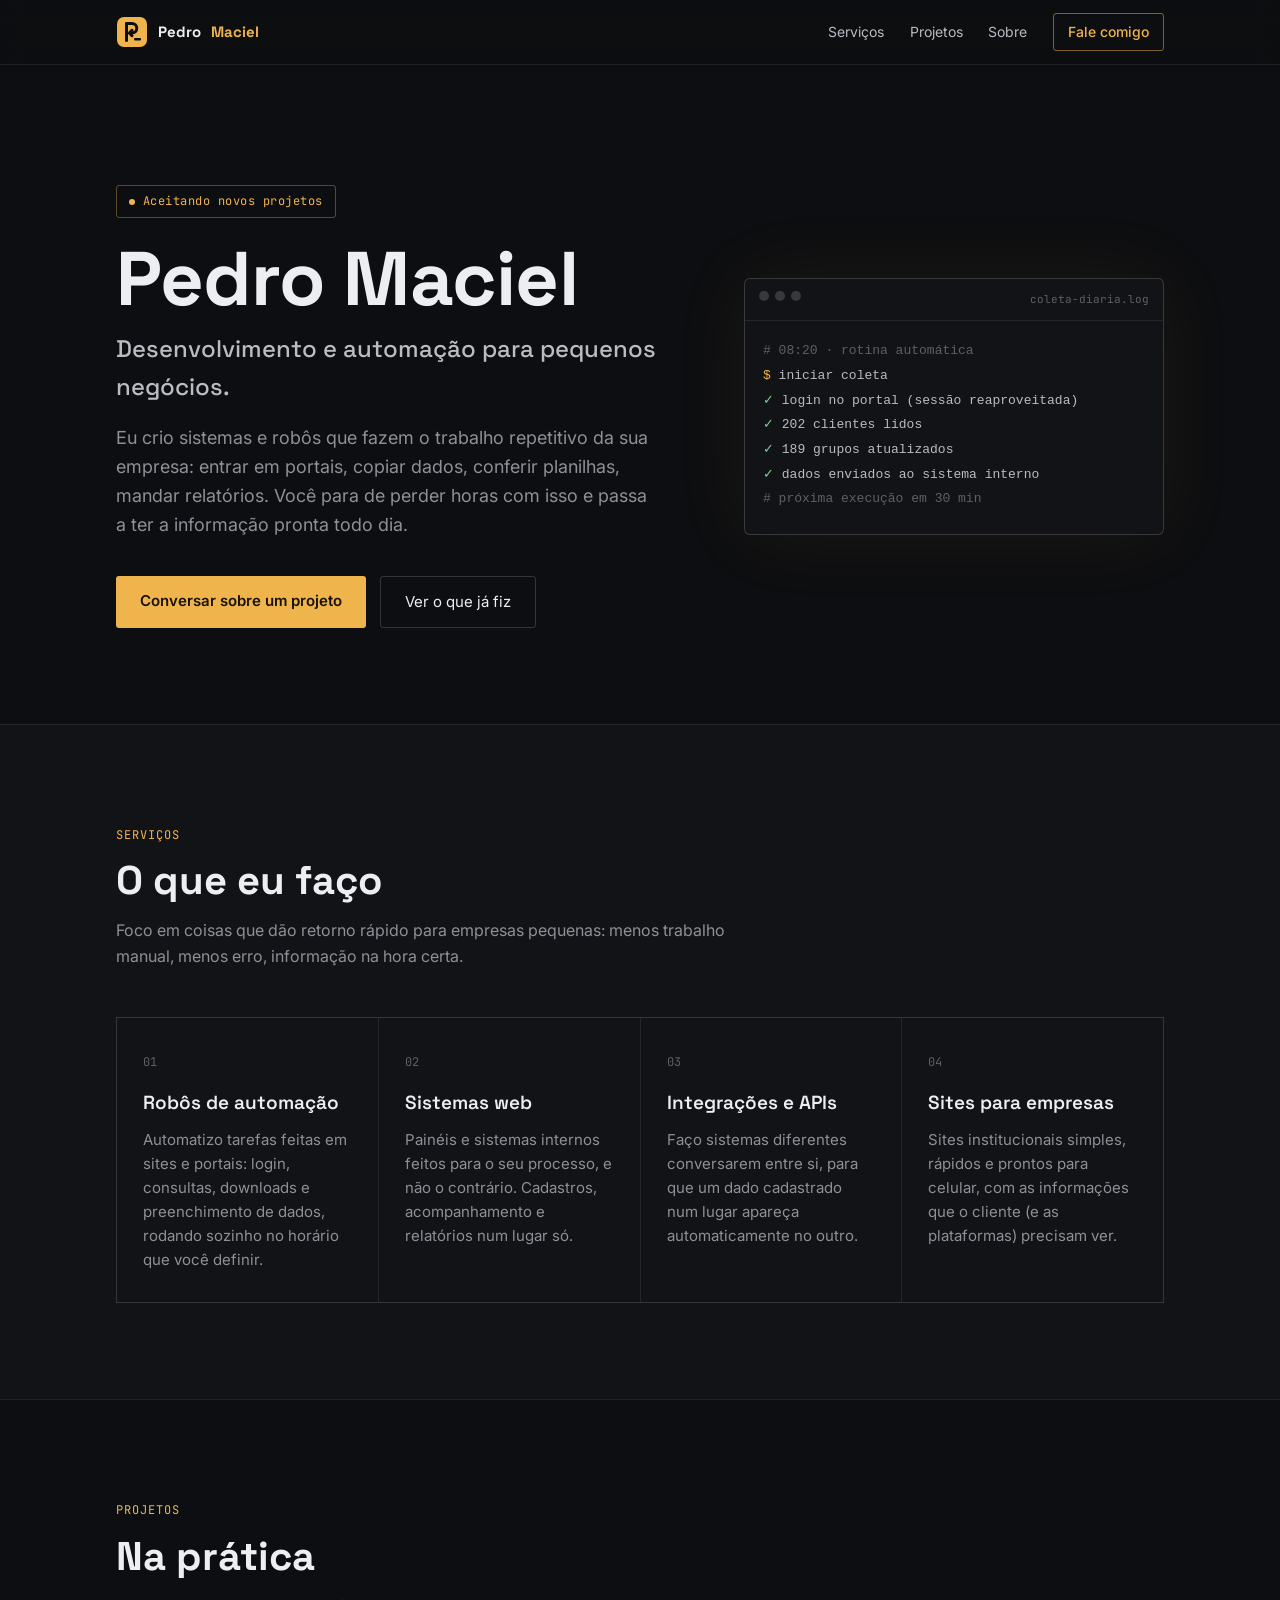
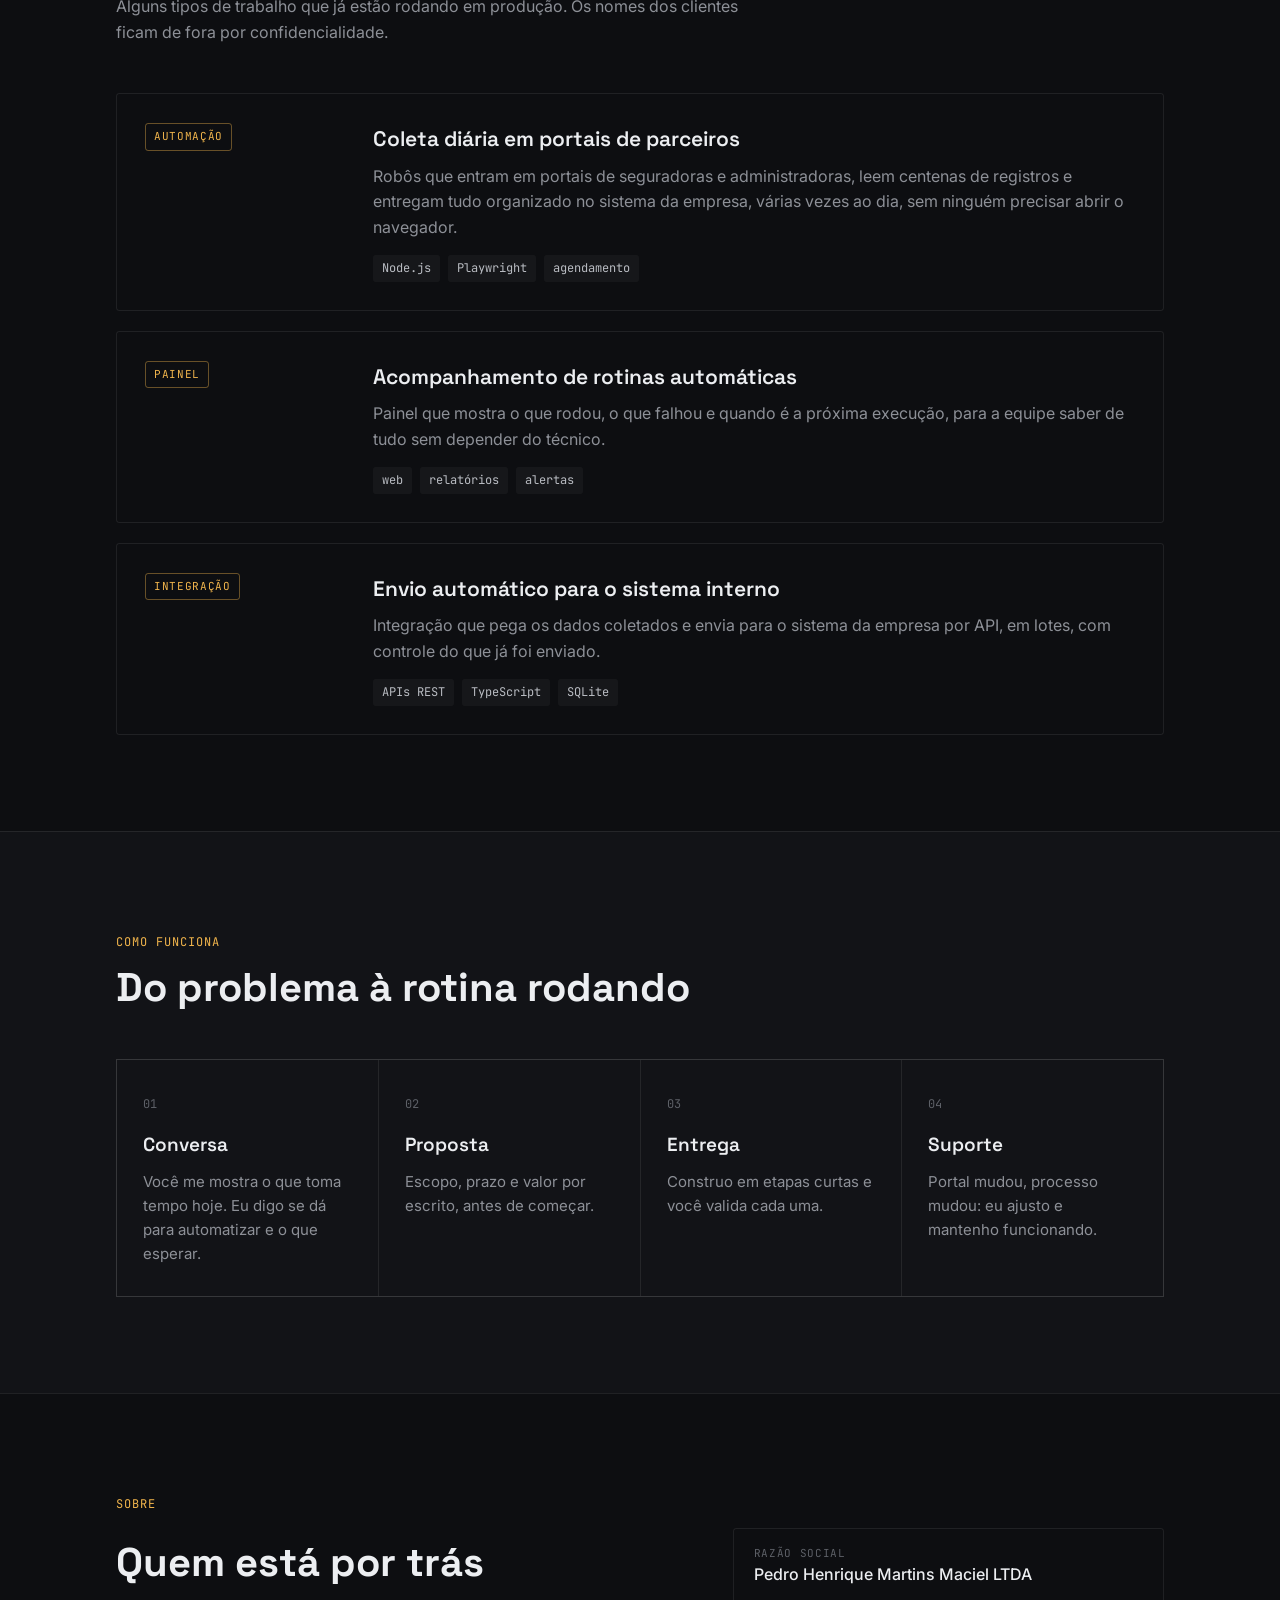
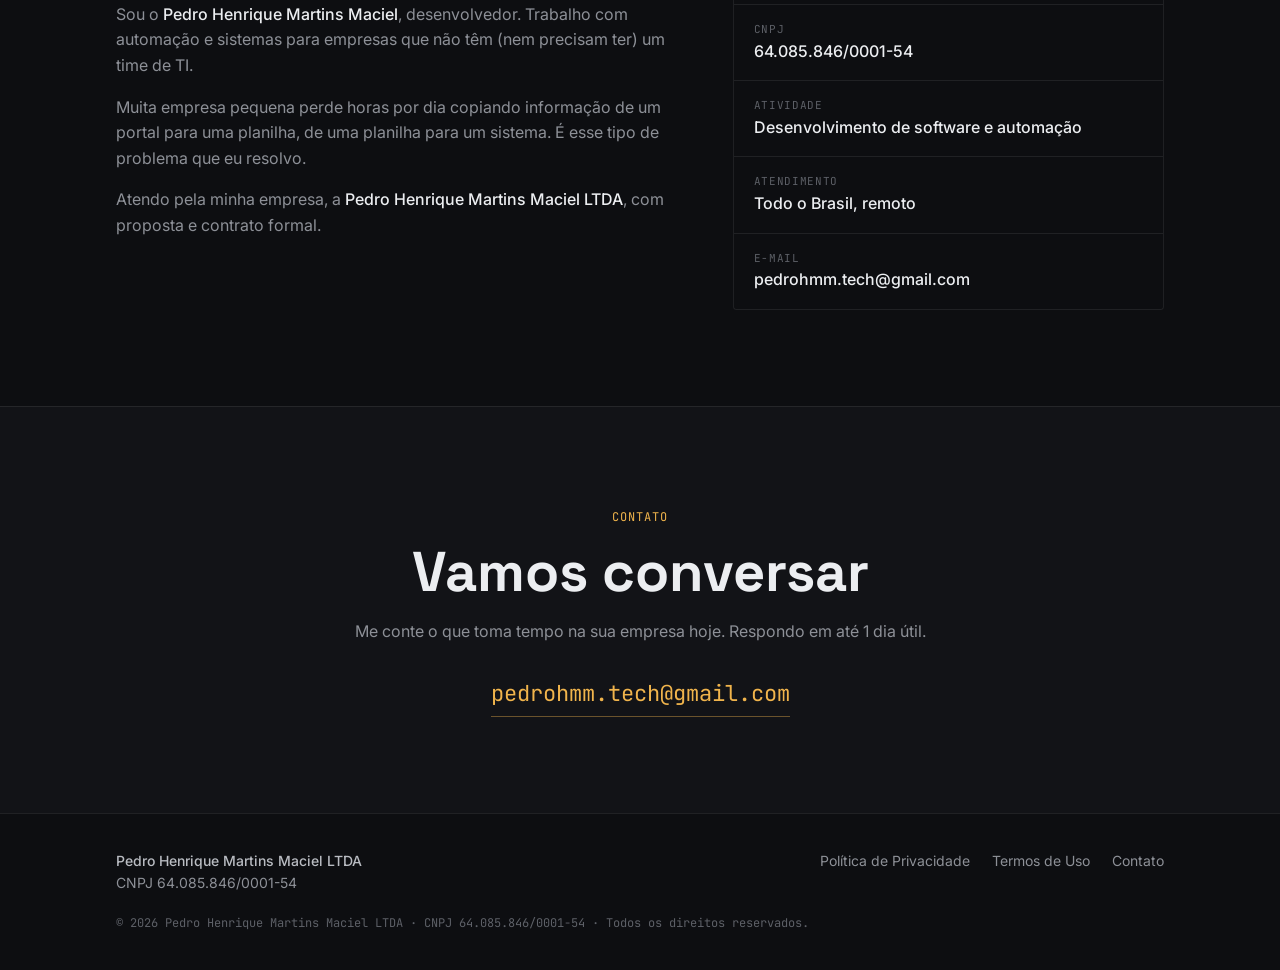
<file: index.html>
<!doctype html>
<html lang="pt-BR">
<head>
  <meta charset="utf-8">
  <meta name="viewport" content="width=device-width, initial-scale=1">
  <title>Pedro Maciel · Desenvolvimento e automações para pequenos negócios</title>
  <meta name="description" content="Pedro Henrique Martins Maciel LTDA (CNPJ 64.085.846/0001-54). Desenvolvimento de software, robôs de automação e integrações para pequenos negócios.">
  <link rel="preconnect" href="https://fonts.googleapis.com">
  <link rel="preconnect" href="https://fonts.gstatic.com" crossorigin>
  <link href="https://fonts.googleapis.com/css2?family=Inter:wght@400;500;600&family=JetBrains+Mono:wght@400;600&family=Space+Grotesk:wght@500;600;700&display=swap" rel="stylesheet">
  <link rel="icon" type="image/svg+xml" href="assets/logo.svg">
  <link rel="stylesheet" href="assets/style.css">
</head>
<body>

  <header class="topo">
    <div class="wrap">
      <a class="marca" href="index.html"><img class="logo-img" src="assets/logo.svg" alt="" width="32" height="32">Pedro <b>Maciel</b></a>
      <nav class="menu">
        <a href="#servicos">Serviços</a>
        <a href="#projetos">Projetos</a>
        <a href="#sobre">Sobre</a>
        <a class="cta-mini" href="#contato">Fale comigo</a>
      </nav>
    </div>
  </header>

  <main>
    <section class="hero">
      <div class="wrap">
        <div class="hero-texto">
          <span class="status"><i></i>Aceitando novos projetos</span>
          <h1>Pedro Maciel</h1>
          <span class="cargo">Desenvolvimento e automação para pequenos negócios.</span>
          <p class="intro">Eu crio sistemas e robôs que fazem o trabalho repetitivo da sua empresa: entrar em portais, copiar dados, conferir planilhas, mandar relatórios. Você para de perder horas com isso e passa a ter a informação pronta todo dia.</p>
          <div class="botoes">
            <a class="btn" href="#contato">Conversar sobre um projeto</a>
            <a class="btn sec" href="#projetos">Ver o que já fiz</a>
          </div>
        </div>

        <div class="terminal" aria-hidden="true">
          <div class="barra"><span></span><span></span><span></span><em>coleta-diaria.log</em></div>
<pre><span class="c"># 08:20 · rotina automática</span>
<span class="ac">$</span> iniciar coleta
<span class="ok">✓</span> login no portal (sessão reaproveitada)
<span class="ok">✓</span> 202 clientes lidos
<span class="ok">✓</span> 189 grupos atualizados
<span class="ok">✓</span> dados enviados ao sistema interno
<span class="c"># próxima execução em 30 min</span></pre>
        </div>
      </div>
    </section>

    <section class="secao surface" id="servicos">
      <div class="wrap">
        <span class="rotulo">Serviços</span>
        <h2>O que eu faço</h2>
        <p class="lead">Foco em coisas que dão retorno rápido para empresas pequenas: menos trabalho manual, menos erro, informação na hora certa.</p>
        <div class="grade">
          <div>
            <span class="num">01</span>
            <h3>Robôs de automação</h3>
            <p>Automatizo tarefas feitas em sites e portais: login, consultas, downloads e preenchimento de dados, rodando sozinho no horário que você definir.</p>
          </div>
          <div>
            <span class="num">02</span>
            <h3>Sistemas web</h3>
            <p>Painéis e sistemas internos feitos para o seu processo, e não o contrário. Cadastros, acompanhamento e relatórios num lugar só.</p>
          </div>
          <div>
            <span class="num">03</span>
            <h3>Integrações e APIs</h3>
            <p>Faço sistemas diferentes conversarem entre si, para que um dado cadastrado num lugar apareça automaticamente no outro.</p>
          </div>
          <div>
            <span class="num">04</span>
            <h3>Sites para empresas</h3>
            <p>Sites institucionais simples, rápidos e prontos para celular, com as informações que o cliente (e as plataformas) precisam ver.</p>
          </div>
        </div>
      </div>
    </section>

    <section class="secao" id="projetos">
      <div class="wrap">
        <span class="rotulo">Projetos</span>
        <h2>Na prática</h2>
        <p class="lead">Alguns tipos de trabalho que já estão rodando em produção. Os nomes dos clientes ficam de fora por confidencialidade.</p>
        <div class="projetos">
          <article class="projeto">
            <div><span class="tag">AUTOMAÇÃO</span></div>
            <div>
              <h3>Coleta diária em portais de parceiros</h3>
              <p>Robôs que entram em portais de seguradoras e administradoras, leem centenas de registros e entregam tudo organizado no sistema da empresa, várias vezes ao dia, sem ninguém precisar abrir o navegador.</p>
              <ul><li>Node.js</li><li>Playwright</li><li>agendamento</li></ul>
            </div>
          </article>
          <article class="projeto">
            <div><span class="tag">PAINEL</span></div>
            <div>
              <h3>Acompanhamento de rotinas automáticas</h3>
              <p>Painel que mostra o que rodou, o que falhou e quando é a próxima execução, para a equipe saber de tudo sem depender do técnico.</p>
              <ul><li>web</li><li>relatórios</li><li>alertas</li></ul>
            </div>
          </article>
          <article class="projeto">
            <div><span class="tag">INTEGRAÇÃO</span></div>
            <div>
              <h3>Envio automático para o sistema interno</h3>
              <p>Integração que pega os dados coletados e envia para o sistema da empresa por API, em lotes, com controle do que já foi enviado.</p>
              <ul><li>APIs REST</li><li>TypeScript</li><li>SQLite</li></ul>
            </div>
          </article>
        </div>
      </div>
    </section>

    <section class="secao surface" id="como">
      <div class="wrap">
        <span class="rotulo">Como funciona</span>
        <h2>Do problema à rotina rodando</h2>
        <div class="grade">
          <div><span class="num">01</span><h3>Conversa</h3><p>Você me mostra o que toma tempo hoje. Eu digo se dá para automatizar e o que esperar.</p></div>
          <div><span class="num">02</span><h3>Proposta</h3><p>Escopo, prazo e valor por escrito, antes de começar.</p></div>
          <div><span class="num">03</span><h3>Entrega</h3><p>Construo em etapas curtas e você valida cada uma.</p></div>
          <div><span class="num">04</span><h3>Suporte</h3><p>Portal mudou, processo mudou: eu ajusto e mantenho funcionando.</p></div>
        </div>
      </div>
    </section>

    <section class="secao" id="sobre">
      <div class="wrap">
        <span class="rotulo">Sobre</span>
        <div class="sobre">
          <div>
            <h2>Quem está por trás</h2>
            <p>Sou o <strong>Pedro Henrique Martins Maciel</strong>, desenvolvedor. Trabalho com automação e sistemas para empresas que não têm (nem precisam ter) um time de TI.</p>
            <p>Muita empresa pequena perde horas por dia copiando informação de um portal para uma planilha, de uma planilha para um sistema. É esse tipo de problema que eu resolvo.</p>
            <p>Atendo pela minha empresa, a <strong>Pedro Henrique Martins Maciel LTDA</strong>, com proposta e contrato formal.</p>
          </div>
          <ul class="ficha">
            <li><span>Razão social</span><b>Pedro Henrique Martins Maciel LTDA</b></li>
            <li><span>CNPJ</span><b>64.085.846/0001-54</b></li>
            <li><span>Atividade</span><b>Desenvolvimento de software e automação</b></li>
            <li><span>Atendimento</span><b>Todo o Brasil, remoto</b></li>
            <li><span>E-mail</span><b><a href="mailto:pedrohmm.tech@gmail.com">pedrohmm.tech@gmail.com</a></b></li>
            <!-- PREENCHER: telefone e endereço iguais aos do cartão CNPJ
            <li><span>Telefone</span><b>(00) 00000-0000</b></li>
            <li><span>Endereço</span><b>Rua ..., nº ... · Cidade/UF · CEP</b></li>
            -->
          </ul>
        </div>
      </div>
    </section>

    <section class="secao surface contato" id="contato">
      <div class="wrap">
        <span class="rotulo">Contato</span>
        <h2>Vamos conversar</h2>
        <p class="lead">Me conte o que toma tempo na sua empresa hoje. Respondo em até 1 dia útil.</p>
        <a class="email-grande" href="mailto:pedrohmm.tech@gmail.com">pedrohmm.tech@gmail.com</a>
      </div>
    </section>
  </main>

  <footer class="rodape">
    <div class="wrap">
      <div><strong>Pedro Henrique Martins Maciel LTDA</strong><br>CNPJ 64.085.846/0001-54</div>
      <nav>
        <a href="privacidade.html">Política de Privacidade</a>
        <a href="termos.html">Termos de Uso</a>
        <a href="index.html#contato">Contato</a>
      </nav>
      <div class="direitos">© <span class="ano">2026</span> Pedro Henrique Martins Maciel LTDA · CNPJ 64.085.846/0001-54 · Todos os direitos reservados.</div>
    </div>
  </footer>

  <script>
    document.querySelectorAll('.ano').forEach(function (el) { el.textContent = new Date().getFullYear(); });
  </script>
</body>
</html>
</file>
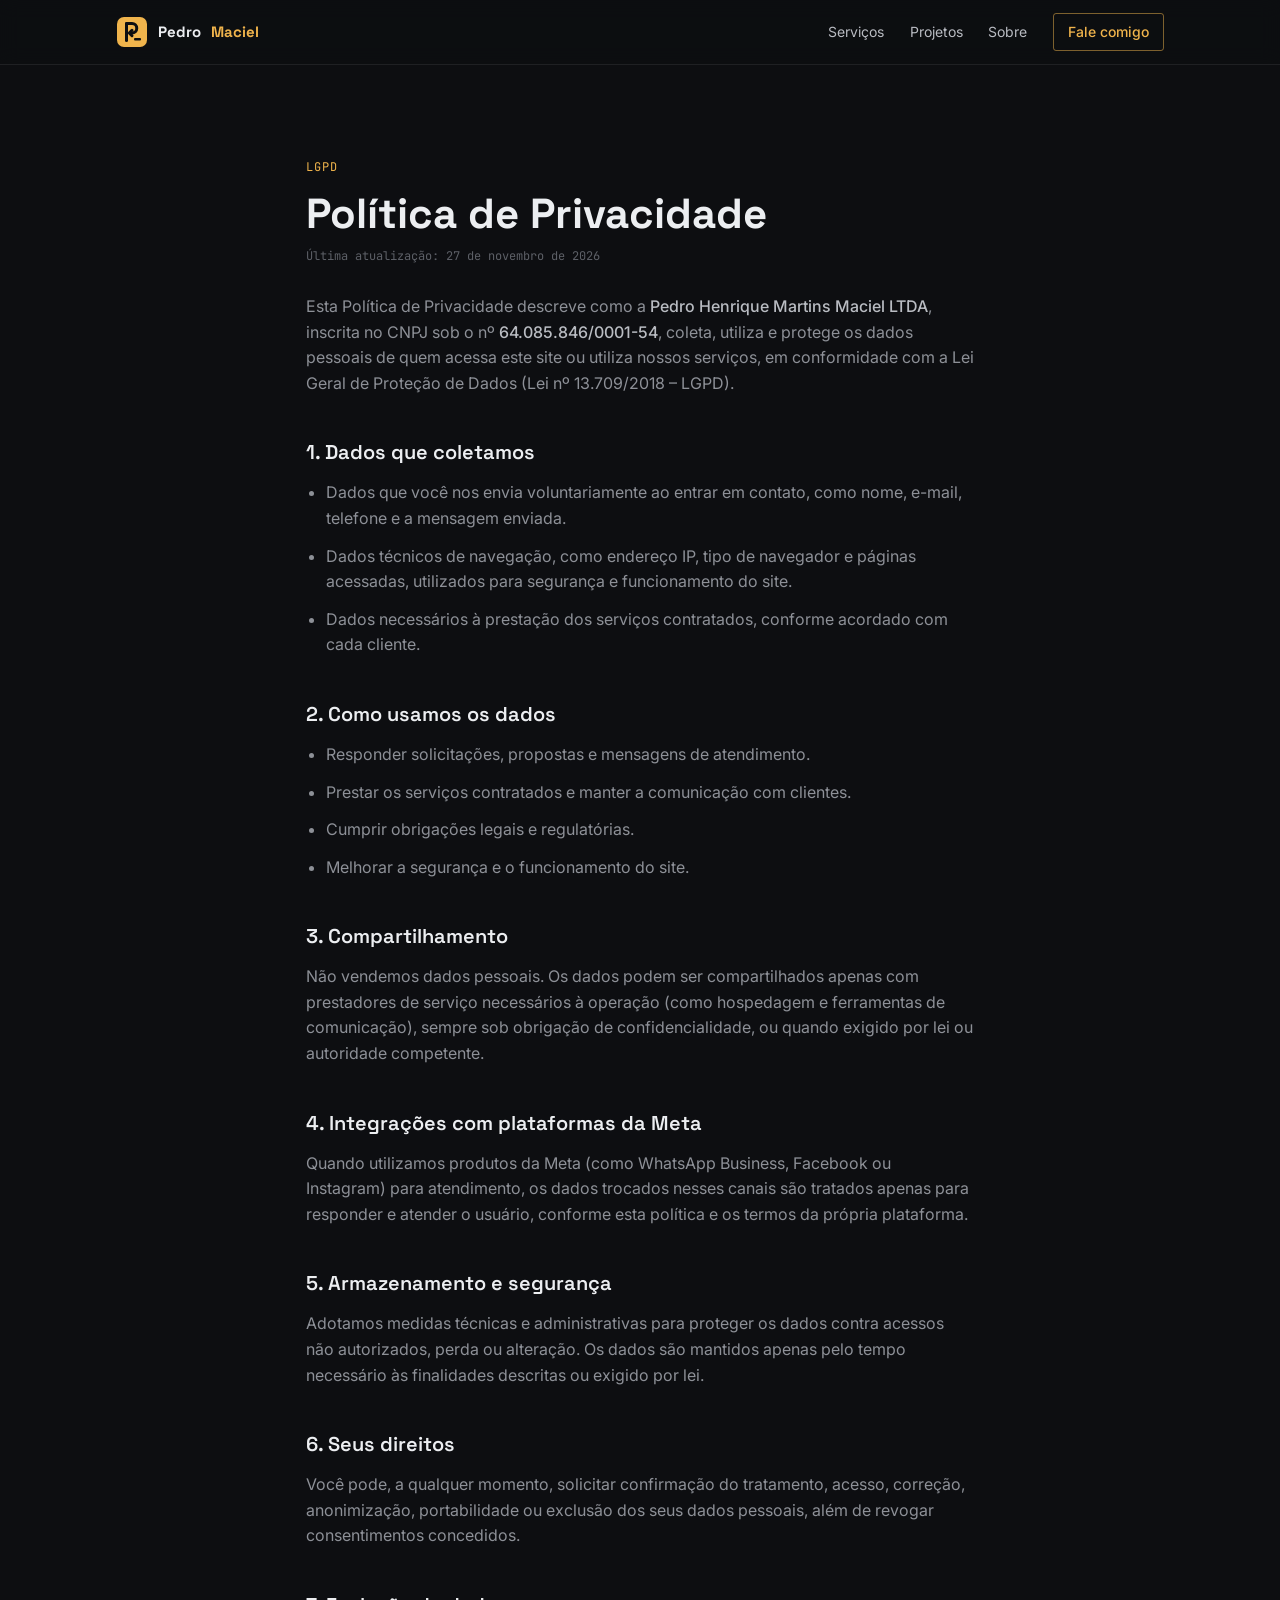
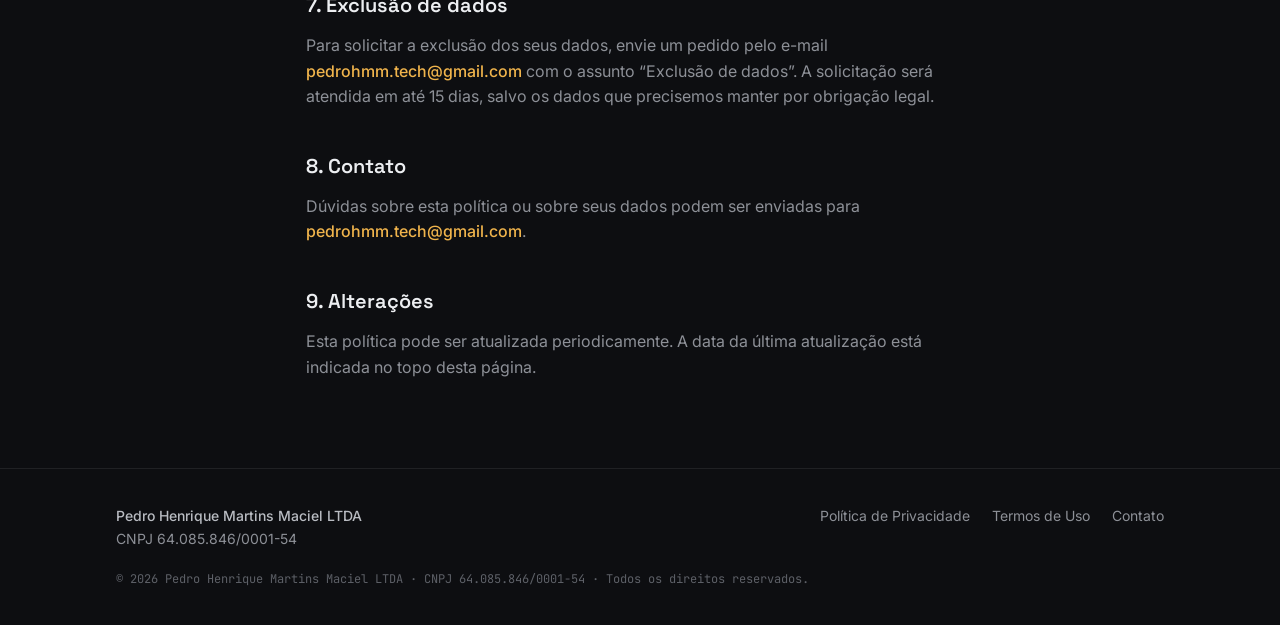
<file: privacidade.html>
<!doctype html>
<html lang="pt-BR">
<head>
  <meta charset="utf-8">
  <meta name="viewport" content="width=device-width, initial-scale=1">
  <title>Política de Privacidade | Pedro Henrique Martins Maciel LTDA</title>
  <link rel="preconnect" href="https://fonts.googleapis.com">
  <link rel="preconnect" href="https://fonts.gstatic.com" crossorigin>
  <link href="https://fonts.googleapis.com/css2?family=Inter:wght@400;500;600&family=JetBrains+Mono:wght@400;600&family=Space+Grotesk:wght@500;600;700&display=swap" rel="stylesheet">
  <link rel="icon" type="image/svg+xml" href="assets/logo.svg">
  <link rel="stylesheet" href="assets/style.css">
</head>
<body>

  <header class="topo">
    <div class="wrap">
      <a class="marca" href="index.html"><img class="logo-img" src="assets/logo.svg" alt="" width="32" height="32">Pedro <b>Maciel</b></a>
      <nav class="menu">
        <a href="index.html#servicos">Serviços</a>
        <a href="index.html#projetos">Projetos</a>
        <a href="index.html#sobre">Sobre</a>
        <a class="cta-mini" href="index.html#contato">Fale comigo</a>
      </nav>
    </div>
  </header>

  <main class="wrap doc">
    <span class="rotulo">LGPD</span>
    <h1>Política de Privacidade</h1>
    <p class="atualizado">Última atualização: 27 de novembro de 2026</p>

    <p class="intro-doc">Esta Política de Privacidade descreve como a <strong>Pedro Henrique Martins Maciel LTDA</strong>, inscrita no CNPJ sob o nº <strong>64.085.846/0001-54</strong>, coleta, utiliza e protege os dados pessoais de quem acessa este site ou utiliza nossos serviços, em conformidade com a Lei Geral de Proteção de Dados (Lei nº 13.709/2018 – LGPD).</p>

    <h2>1. Dados que coletamos</h2>
    <ul>
      <li>Dados que você nos envia voluntariamente ao entrar em contato, como nome, e-mail, telefone e a mensagem enviada.</li>
      <li>Dados técnicos de navegação, como endereço IP, tipo de navegador e páginas acessadas, utilizados para segurança e funcionamento do site.</li>
      <li>Dados necessários à prestação dos serviços contratados, conforme acordado com cada cliente.</li>
    </ul>

    <h2>2. Como usamos os dados</h2>
    <ul>
      <li>Responder solicitações, propostas e mensagens de atendimento.</li>
      <li>Prestar os serviços contratados e manter a comunicação com clientes.</li>
      <li>Cumprir obrigações legais e regulatórias.</li>
      <li>Melhorar a segurança e o funcionamento do site.</li>
    </ul>

    <h2>3. Compartilhamento</h2>
    <p>Não vendemos dados pessoais. Os dados podem ser compartilhados apenas com prestadores de serviço necessários à operação (como hospedagem e ferramentas de comunicação), sempre sob obrigação de confidencialidade, ou quando exigido por lei ou autoridade competente.</p>

    <h2>4. Integrações com plataformas da Meta</h2>
    <p>Quando utilizamos produtos da Meta (como WhatsApp Business, Facebook ou Instagram) para atendimento, os dados trocados nesses canais são tratados apenas para responder e atender o usuário, conforme esta política e os termos da própria plataforma.</p>

    <h2>5. Armazenamento e segurança</h2>
    <p>Adotamos medidas técnicas e administrativas para proteger os dados contra acessos não autorizados, perda ou alteração. Os dados são mantidos apenas pelo tempo necessário às finalidades descritas ou exigido por lei.</p>

    <h2>6. Seus direitos</h2>
    <p>Você pode, a qualquer momento, solicitar confirmação do tratamento, acesso, correção, anonimização, portabilidade ou exclusão dos seus dados pessoais, além de revogar consentimentos concedidos.</p>

    <h2>7. Exclusão de dados</h2>
    <p>Para solicitar a exclusão dos seus dados, envie um pedido pelo e-mail <strong><a href="mailto:pedrohmm.tech@gmail.com">pedrohmm.tech@gmail.com</a></strong> com o assunto “Exclusão de dados”. A solicitação será atendida em até 15 dias, salvo os dados que precisemos manter por obrigação legal.</p>

    <h2>8. Contato</h2>
    <p>Dúvidas sobre esta política ou sobre seus dados podem ser enviadas para <strong><a href="mailto:pedrohmm.tech@gmail.com">pedrohmm.tech@gmail.com</a></strong>.</p>

    <h2>9. Alterações</h2>
    <p>Esta política pode ser atualizada periodicamente. A data da última atualização está indicada no topo desta página.</p>
  </main>

  <footer class="rodape">
    <div class="wrap">
      <div><strong>Pedro Henrique Martins Maciel LTDA</strong><br>CNPJ 64.085.846/0001-54</div>
      <nav>
        <a href="privacidade.html">Política de Privacidade</a>
        <a href="termos.html">Termos de Uso</a>
        <a href="index.html#contato">Contato</a>
      </nav>
      <div class="direitos">© <span class="ano">2026</span> Pedro Henrique Martins Maciel LTDA · CNPJ 64.085.846/0001-54 · Todos os direitos reservados.</div>
    </div>
  </footer>

  <script>
    document.querySelectorAll('.ano').forEach(function (el) { el.textContent = new Date().getFullYear(); });
  </script>
</body>
</html>
</file>
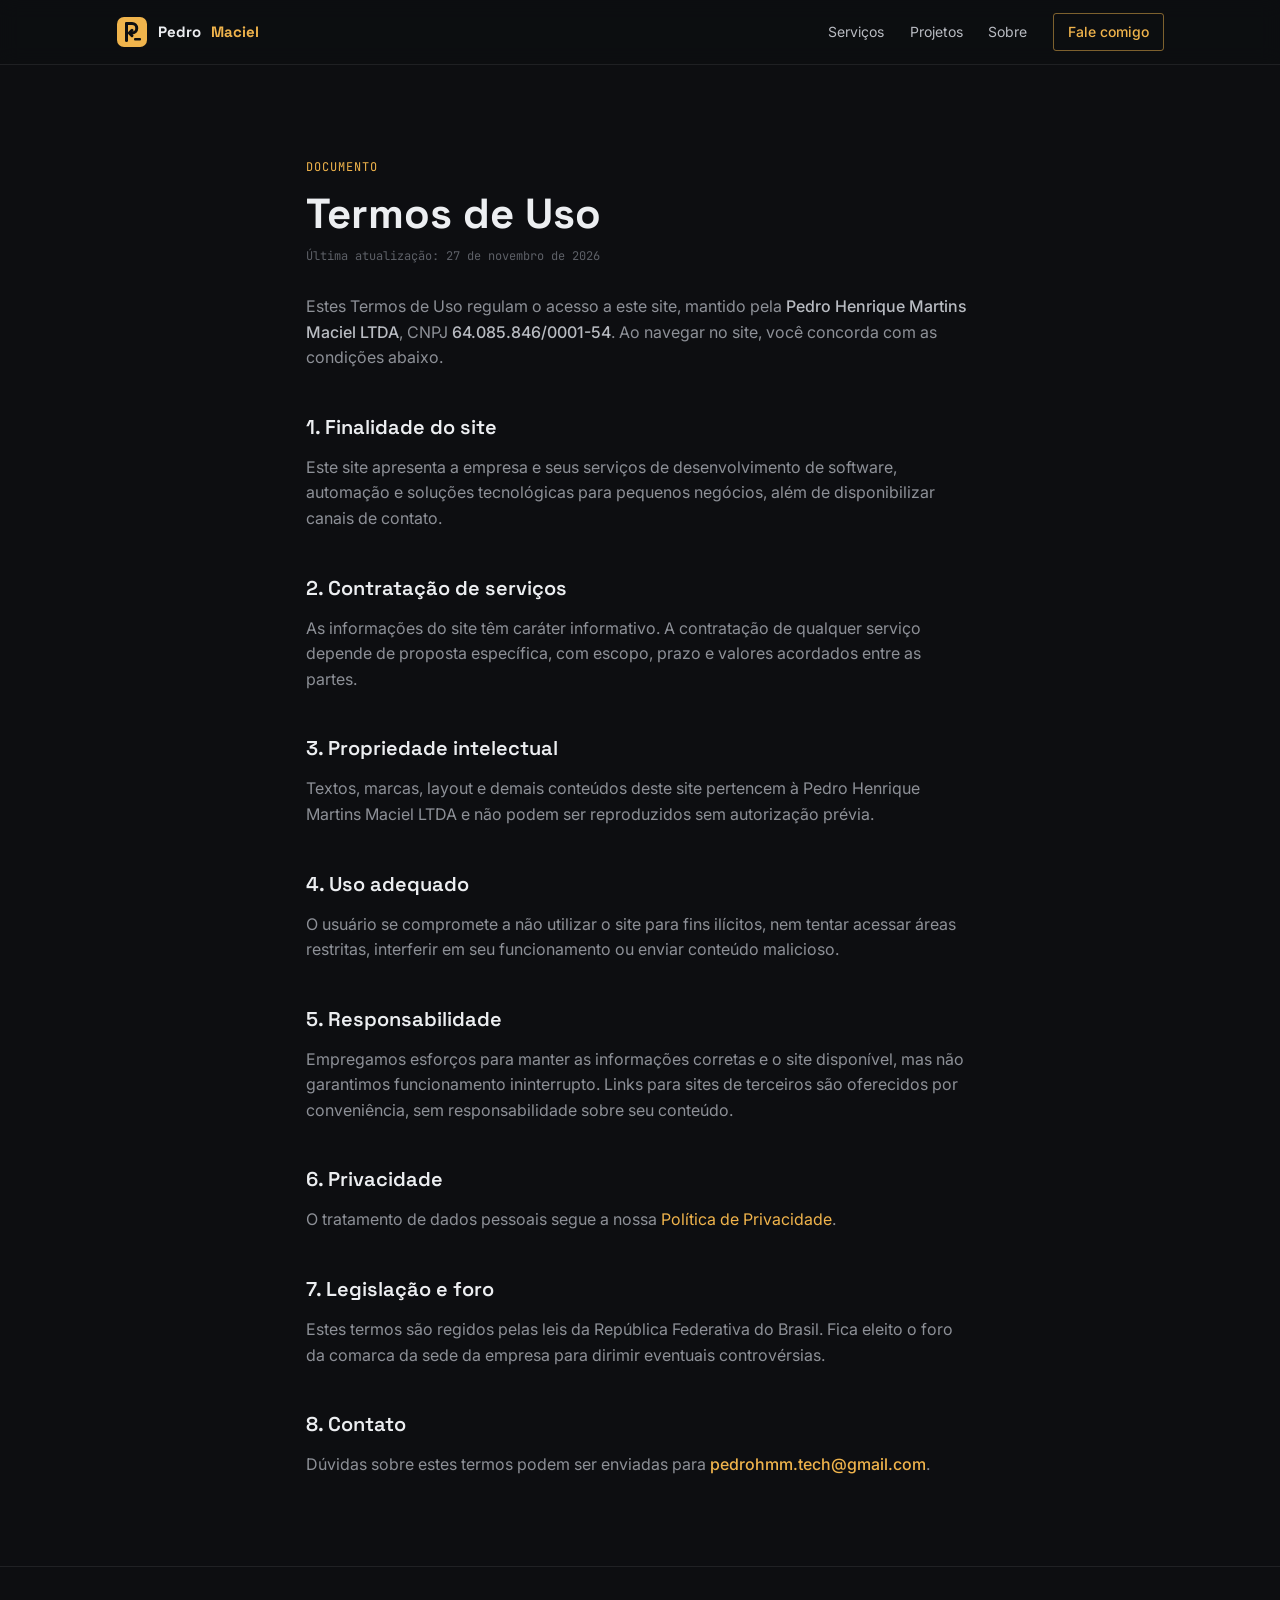
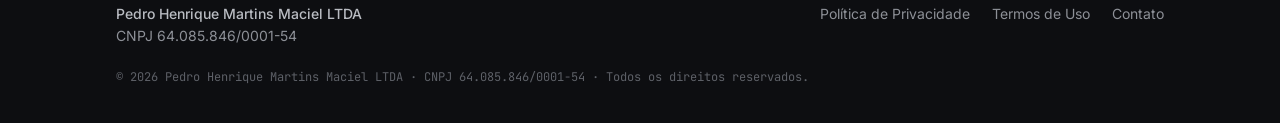
<file: termos.html>
<!doctype html>
<html lang="pt-BR">
<head>
  <meta charset="utf-8">
  <meta name="viewport" content="width=device-width, initial-scale=1">
  <title>Termos de Uso | Pedro Henrique Martins Maciel LTDA</title>
  <link rel="preconnect" href="https://fonts.googleapis.com">
  <link rel="preconnect" href="https://fonts.gstatic.com" crossorigin>
  <link href="https://fonts.googleapis.com/css2?family=Inter:wght@400;500;600&family=JetBrains+Mono:wght@400;600&family=Space+Grotesk:wght@500;600;700&display=swap" rel="stylesheet">
  <link rel="icon" type="image/svg+xml" href="assets/logo.svg">
  <link rel="stylesheet" href="assets/style.css">
</head>
<body>

  <header class="topo">
    <div class="wrap">
      <a class="marca" href="index.html"><img class="logo-img" src="assets/logo.svg" alt="" width="32" height="32">Pedro <b>Maciel</b></a>
      <nav class="menu">
        <a href="index.html#servicos">Serviços</a>
        <a href="index.html#projetos">Projetos</a>
        <a href="index.html#sobre">Sobre</a>
        <a class="cta-mini" href="index.html#contato">Fale comigo</a>
      </nav>
    </div>
  </header>

  <main class="wrap doc">
    <span class="rotulo">Documento</span>
    <h1>Termos de Uso</h1>
    <p class="atualizado">Última atualização: 27 de novembro de 2026</p>

    <p class="intro-doc">Estes Termos de Uso regulam o acesso a este site, mantido pela <strong>Pedro Henrique Martins Maciel LTDA</strong>, CNPJ <strong>64.085.846/0001-54</strong>. Ao navegar no site, você concorda com as condições abaixo.</p>

    <h2>1. Finalidade do site</h2>
    <p>Este site apresenta a empresa e seus serviços de desenvolvimento de software, automação e soluções tecnológicas para pequenos negócios, além de disponibilizar canais de contato.</p>

    <h2>2. Contratação de serviços</h2>
    <p>As informações do site têm caráter informativo. A contratação de qualquer serviço depende de proposta específica, com escopo, prazo e valores acordados entre as partes.</p>

    <h2>3. Propriedade intelectual</h2>
    <p>Textos, marcas, layout e demais conteúdos deste site pertencem à Pedro Henrique Martins Maciel LTDA e não podem ser reproduzidos sem autorização prévia.</p>

    <h2>4. Uso adequado</h2>
    <p>O usuário se compromete a não utilizar o site para fins ilícitos, nem tentar acessar áreas restritas, interferir em seu funcionamento ou enviar conteúdo malicioso.</p>

    <h2>5. Responsabilidade</h2>
    <p>Empregamos esforços para manter as informações corretas e o site disponível, mas não garantimos funcionamento ininterrupto. Links para sites de terceiros são oferecidos por conveniência, sem responsabilidade sobre seu conteúdo.</p>

    <h2>6. Privacidade</h2>
    <p>O tratamento de dados pessoais segue a nossa <a href="privacidade.html">Política de Privacidade</a>.</p>

    <h2>7. Legislação e foro</h2>
    <p>Estes termos são regidos pelas leis da República Federativa do Brasil. Fica eleito o foro da comarca da sede da empresa para dirimir eventuais controvérsias.</p>

    <h2>8. Contato</h2>
    <p>Dúvidas sobre estes termos podem ser enviadas para <strong><a href="mailto:pedrohmm.tech@gmail.com">pedrohmm.tech@gmail.com</a></strong>.</p>
  </main>

  <footer class="rodape">
    <div class="wrap">
      <div><strong>Pedro Henrique Martins Maciel LTDA</strong><br>CNPJ 64.085.846/0001-54</div>
      <nav>
        <a href="privacidade.html">Política de Privacidade</a>
        <a href="termos.html">Termos de Uso</a>
        <a href="index.html#contato">Contato</a>
      </nav>
      <div class="direitos">© <span class="ano">2026</span> Pedro Henrique Martins Maciel LTDA · CNPJ 64.085.846/0001-54 · Todos os direitos reservados.</div>
    </div>
  </footer>

  <script>
    document.querySelectorAll('.ano').forEach(function (el) { el.textContent = new Date().getFullYear(); });
  </script>
</body>
</html>
</file>
<file: assets/style.css>
:root {
  --bg: #0d0e11;
  --surface: #121317;
  --ink: #eceef1;
  --ink-soft: #b9bcc2;
  --ink-muted: #8d9097;
  --ink-faint: #5d6067;
  --line: rgba(255, 255, 255, 0.08);
  --line-strong: rgba(255, 255, 255, 0.16);
  --accent: #f0b44c;
  --accent-hover: #f7c76f;
  --on-accent: #1a1206;
  --max: 1160px;
  --gutter: clamp(20px, 5vw, 56px);
  --display: "Space Grotesk", system-ui, sans-serif;
  --sans: "Inter", system-ui, -apple-system, "Segoe UI", sans-serif;
  --mono: "JetBrains Mono", ui-monospace, Consolas, monospace;
}

* { box-sizing: border-box; margin: 0; padding: 0; }
html { scroll-behavior: smooth; }

body {
  font-family: var(--sans);
  background: var(--bg);
  color: var(--ink);
  line-height: 1.6;
  -webkit-font-smoothing: antialiased;
  overflow-x: hidden;
}

a { color: inherit; text-decoration: none; }
::selection { background: var(--accent); color: var(--on-accent); }

.wrap { max-width: var(--max); margin: 0 auto; padding: 0 var(--gutter); }

/* ---------- Cabeçalho ---------- */
.topo {
  position: sticky; top: 0; z-index: 50;
  background: rgba(13, 14, 17, 0.86);
  backdrop-filter: blur(10px);
  border-bottom: 1px solid var(--line);
}
.topo .wrap { display: flex; align-items: center; justify-content: space-between; gap: 20px; height: 64px; }
.marca { display: flex; align-items: center; gap: 10px; font-family: var(--display); font-weight: 700; font-size: 15px; }
.marca .mono-logo {
  width: 30px; height: 30px; display: grid; place-items: center;
  border: 1px solid var(--accent); border-radius: 3px;
  font-family: var(--mono); font-size: 12px; color: var(--accent);
}
.marca b { color: var(--accent); font-weight: 700; }
.marca .logo-img { width: 32px; height: 32px; display: block; }
.menu { display: flex; align-items: center; gap: clamp(14px, 2vw, 28px); font-size: 14px; }
.menu a { color: var(--ink-soft); }
.menu a:hover { color: var(--ink); }
.menu .cta-mini {
  color: var(--accent); border: 1px solid rgba(240, 180, 76, 0.5);
  padding: 7px 14px; border-radius: 3px; font-weight: 500;
}
.menu .cta-mini:hover { background: var(--accent); color: var(--on-accent); }

/* ---------- Hero ---------- */
.hero .wrap {
  display: flex; flex-wrap: wrap; align-items: center; justify-content: space-between; gap: 48px;
  padding-top: clamp(64px, 10vw, 120px); padding-bottom: clamp(56px, 8vw, 96px);
}
.hero-texto { flex: 1 1 440px; min-width: 280px; }
.status {
  display: inline-flex; align-items: center; gap: 8px;
  border: 1px solid rgba(240, 180, 76, 0.35); border-radius: 3px;
  padding: 6px 12px; font-family: var(--mono); font-size: 12px; letter-spacing: 0.04em; color: var(--accent);
}
.status i { width: 6px; height: 6px; border-radius: 50%; background: var(--accent); animation: pulso 2s infinite; }
@keyframes pulso { 50% { opacity: 0.3; } }
.hero h1 {
  margin-top: 22px; font-family: var(--display); font-weight: 700;
  font-size: clamp(42px, 6.5vw, 76px); line-height: 1.02; letter-spacing: -0.01em;
}
.hero .cargo { display: block; margin-top: 12px; font-family: var(--display); font-size: clamp(19px, 2.2vw, 24px); font-weight: 500; color: var(--ink-soft); }
.hero p.intro { margin-top: 18px; max-width: 540px; font-size: clamp(16px, 1.6vw, 18px); color: var(--ink-muted); }
.botoes { margin-top: 36px; display: flex; flex-wrap: wrap; gap: 14px; }
.btn {
  display: inline-block; padding: 13px 24px; border-radius: 3px; font-size: 15px; font-weight: 600;
  background: var(--accent); color: var(--on-accent);
}
.btn:hover { background: var(--accent-hover); }
.btn.sec { background: transparent; color: var(--ink); border: 1px solid var(--line-strong); font-weight: 400; }
.btn.sec:hover { border-color: var(--ink-muted); }

/* Terminal do hero */
.terminal {
  flex: 0 1 420px; min-width: 280px;
  background: var(--surface); border: 1px solid var(--line-strong); border-radius: 6px;
  font-family: var(--mono); font-size: 13px; overflow: hidden;
  box-shadow: 0 0 80px rgba(240, 180, 76, 0.07);
}
.terminal .barra { display: flex; gap: 6px; padding: 12px 14px; border-bottom: 1px solid var(--line); }
.terminal .barra span { width: 10px; height: 10px; border-radius: 50%; background: var(--line-strong); }
.terminal .barra em { margin-left: auto; font-style: normal; font-size: 11px; color: var(--ink-faint); }
.terminal pre { padding: 18px 18px 22px; line-height: 1.9; color: var(--ink-soft); white-space: pre-wrap; }
.terminal .c { color: var(--ink-faint); }
.terminal .ok { color: #7ccf8a; }
.terminal .ac { color: var(--accent); }

/* ---------- Seções ---------- */
.secao { border-top: 1px solid var(--line); padding: clamp(56px, 8vw, 96px) 0; }
.secao.surface { background: var(--surface); }
.rotulo { font-family: var(--mono); font-size: 12px; letter-spacing: 0.08em; color: var(--accent); text-transform: uppercase; }
.secao h2 { margin-top: 12px; font-family: var(--display); font-size: clamp(28px, 3.4vw, 40px); font-weight: 700; line-height: 1.15; }
.secao .lead { margin-top: 14px; max-width: 640px; color: var(--ink-muted); }

/* Grade com linhas finas */
.grade {
  margin-top: 48px; display: grid; gap: 1px;
  grid-template-columns: repeat(auto-fit, minmax(250px, 1fr));
  background: var(--line); border: 1px solid var(--line);
}
.grade > div { background: var(--bg); padding: 30px 26px; }
.secao.surface .grade > div { background: var(--surface); }
.grade .num { font-family: var(--mono); font-size: 12px; color: var(--ink-faint); }
.grade h3 { margin-top: 14px; font-family: var(--display); font-size: 19px; font-weight: 600; }
.grade p { margin-top: 10px; font-size: 15px; color: var(--ink-muted); }

/* Projetos */
.projetos { margin-top: 48px; display: grid; gap: 20px; }
.projeto {
  display: grid; grid-template-columns: 200px 1fr; gap: 28px;
  border: 1px solid var(--line); border-radius: 3px; padding: 28px;
}
.projeto .tag {
  display: inline-block; font-family: var(--mono); font-size: 11px; letter-spacing: 0.06em;
  padding: 4px 8px; border-radius: 3px; border: 1px solid rgba(240, 180, 76, 0.4); color: var(--accent);
}
.projeto h3 { font-family: var(--display); font-size: 21px; font-weight: 600; }
.projeto p { margin-top: 8px; color: var(--ink-muted); }
.projeto ul { margin-top: 14px; list-style: none; display: flex; flex-wrap: wrap; gap: 8px; }
.projeto li { font-family: var(--mono); font-size: 12px; color: var(--ink-soft); background: rgba(255, 255, 255, 0.04); padding: 4px 9px; border-radius: 3px; }

/* Sobre */
.sobre { display: grid; grid-template-columns: 1.3fr 1fr; gap: 56px; margin-top: 12px; }
.sobre p { color: var(--ink-muted); margin-top: 16px; }
.sobre p strong { color: var(--ink); font-weight: 500; }
.ficha { list-style: none; border: 1px solid var(--line); border-radius: 3px; align-self: start; }
.ficha li { padding: 16px 20px; border-bottom: 1px solid var(--line); }
.ficha li:last-child { border-bottom: 0; }
.ficha span { display: block; font-family: var(--mono); font-size: 11px; letter-spacing: 0.06em; color: var(--ink-faint); text-transform: uppercase; }
.ficha b { font-weight: 500; }

/* Contato */
.contato { text-align: center; }
.contato h2 { font-size: clamp(32px, 5vw, 56px); }
.contato .lead { margin-left: auto; margin-right: auto; }
.email-grande {
  display: inline-block; margin-top: 32px; font-family: var(--mono);
  font-size: clamp(16px, 2.4vw, 22px); color: var(--accent);
  border-bottom: 1px solid rgba(240, 180, 76, 0.4); padding-bottom: 4px;
}
.email-grande:hover { border-color: var(--accent); }

/* ---------- Rodapé ---------- */
.rodape { border-top: 1px solid var(--line); padding: 36px 0; font-size: 14px; color: var(--ink-muted); }
.rodape .wrap { display: flex; flex-wrap: wrap; justify-content: space-between; gap: 20px; }
.rodape strong { color: var(--ink-soft); font-weight: 500; }
.rodape nav { display: flex; gap: 22px; flex-wrap: wrap; }
.rodape nav a:hover { color: var(--ink); }
.rodape .direitos { width: 100%; font-family: var(--mono); font-size: 12px; color: var(--ink-faint); }

/* ---------- Páginas de texto (políticas) ---------- */
.doc { max-width: 780px; padding-top: clamp(48px, 8vw, 88px); padding-bottom: 88px; }
.doc h1 { margin-top: 12px; font-family: var(--display); font-size: clamp(30px, 4vw, 42px); line-height: 1.1; }
.doc .atualizado { margin-top: 10px; font-family: var(--mono); font-size: 12px; color: var(--ink-faint); }
.doc h2 { margin-top: 40px; font-family: var(--display); font-size: 20px; font-weight: 600; }
.doc p, .doc li { margin-top: 12px; color: var(--ink-muted); }
.doc strong { color: var(--ink-soft); font-weight: 500; }
.doc ul { padding-left: 20px; }
.doc a { color: var(--accent); }
.doc .intro-doc { margin-top: 28px; }

@media (max-width: 820px) {
  .menu a:not(.cta-mini) { display: none; }
  .sobre { grid-template-columns: 1fr; gap: 32px; }
  .projeto { grid-template-columns: 1fr; gap: 12px; }
}
</file>
